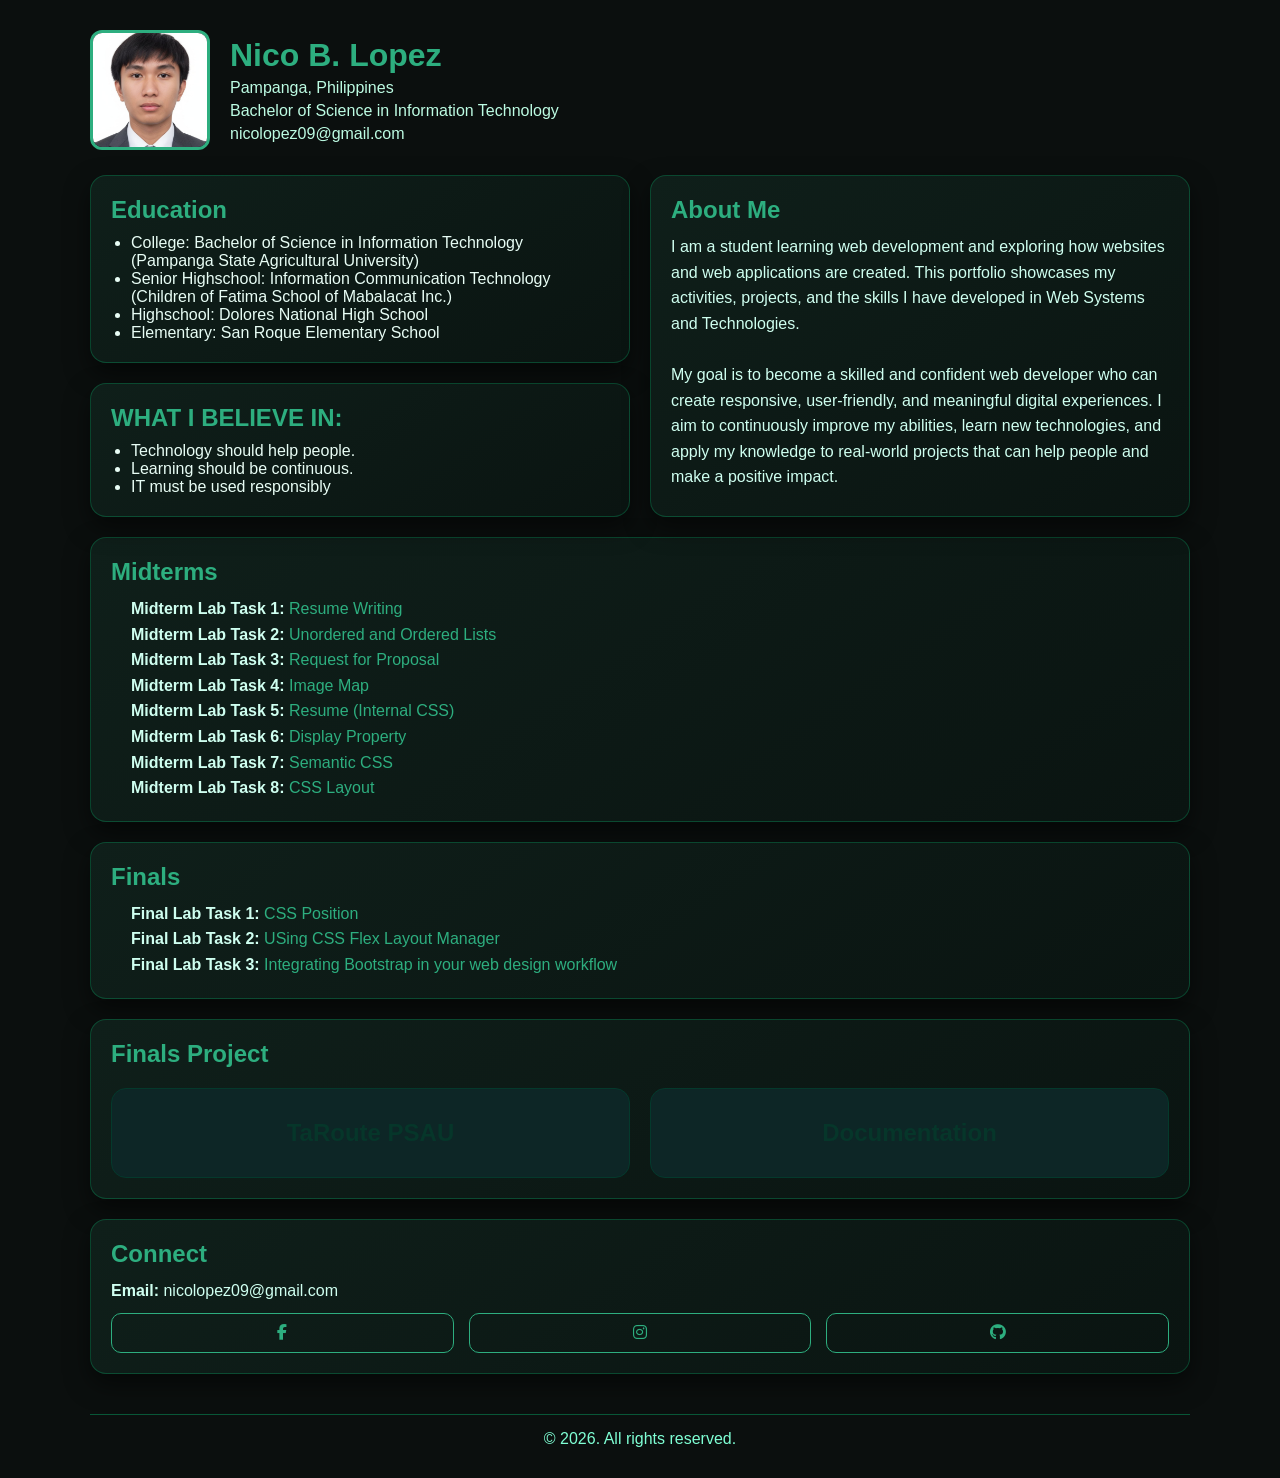
<file: index.html>
<!DOCTYPE html>
<html lang="en">
<head>
<meta charset="UTF-8">
<meta name="viewport" content="width=device-width, initial-scale=1.0">
<title>WS101-PORTFOLIO</title>
<link rel="stylesheet" href="https://cdnjs.cloudflare.com/ajax/libs/font-awesome/6.5.0/css/all.min.css">

<style>
:root {
  --accent: #2dae7f;
  --accent-hover: #18907a;
}

*{
  margin: 0;
  padding: 0;
  box-sizing: border-box;
  font-family: Arial, sans-serif;
}

body{
  background: #0b0f0e;
  color: #e8fdf5;
  padding: 30px;
}

.container{
  max-width: 1100px;
  margin: auto;
}

a{
  color: var(--accent);
  text-decoration: none;
}

a:visited{
  color: var(--accent);
}

a:hover{
  color: var(--accent-hover);
}


.profile{
  display: flex;
  gap: 20px;
  align-items: center;
  margin-bottom: 25px;
}

.profile img{
  width: 120px;
  height: 120px;
  border-radius: 12px;
  object-fit: cover;
  border: 3px solid var(--accent);
  transition: 0.3s;
}

.profile img:hover{
  transform: scale(1.05);
}

.profile-info h1{
  color: var(--accent);
}

.profile-info p{
  color: #bdfce3;
  margin-top: 5px;
}

.grid{
  display: grid;
  grid-template-columns: 1fr 1fr;
  gap: 20px;
}


.card{
  background: linear-gradient(145deg, #0f1f1a, #0a1411);
  border-radius: 16px;
  padding: 20px;
  border: 1px solid rgba(0,255,150,0.2);
  box-shadow: 0 10px 25px rgba(0,0,0,0.5);
  transition: 0.3s ease;
}

.card:hover{
  transform: translateY(-5px) scale(1.01);
  box-shadow: 0 0 20px rgba(4, 42, 26, 0.066);
}

.card h2{
  color: var(--accent);
  margin-bottom: 10px;
}

.card ul{
  margin-left: 20px;
  margin-top: 10px;
}

.card p{
  line-height: 1.6;
  color: #cffff0;
}

.full{
  margin-top: 20px;
}


.project-container{
  display: flex;
  gap: 20px;
  flex-wrap: wrap;
  margin-top: 20px;
}

.project-item{
  flex: 1;
  min-width: 250px;
  background: #0d2626;
  border: 1px solid #04392c;
  border-radius: 15px;
  padding: 30px;
  text-align: center;
  text-decoration: none;
  color: #06362a;
  font-size: 24px;
  font-weight: bold;
  transition: 0.3s;
}

.project-item:hover{
  transform: translateY(-5px);
  box-shadow: 0 0 12px #014937;
  color: rgb(3, 104, 72);
  background: #122828;
}


.socials{
  display: flex;
  gap: 15px;
  margin-top: 10px;
}

.social-box{
  flex: 1;
  text-align: center;
  padding: 10px;
  border-radius: 10px;
  border: 1px solid var(--accent);
  transition: 0.3s;
  cursor: pointer;
}

.social-box i{
  color: var(--accent);
}

.social-box:hover{
  background: rgb(66, 93, 66);
  transform: scale(1.05);
}


.footer{
  margin-top: 40px;
  text-align: center;
  padding-top: 15px;
  border-top: 1px solid rgba(0,255,150,0.3);
  color: #7fffd4;
}


@media(max-width: 900px){
  .grid{
    grid-template-columns: 1fr;
  }
}

@media(max-width: 600px){
  .profile{
    flex-direction: column;
    text-align: center;
  }
}

</style>
</head>

<body>
<div class="container">
<div class="profile">
  <img src="Lopez.jpg" alt="profile">
  <div class="profile-info">
    <h1>Nico B. Lopez</h1>
    <p>Pampanga, Philippines</p>
    <p>Bachelor of Science in Information Technology</p>
    <p>nicolopez09@gmail.com</p>
  </div>
</div>


<div class="grid">

  
  <div>

    <div class="card">
      <h2>Education</h2>
      <ul>
        <li>College: Bachelor of Science in Information Technology (Pampanga State Agricultural University)</li>
        <li>Senior Highschool: Information Communication Technology
           (Children of Fatima School of Mabalacat Inc.)</li>
        <li>Highschool: Dolores National High School</li>
        <li>Elementary: San Roque Elementary School</li>
      </ul>
    </div>

    <div class="card full">
      <h2>WHAT I BELIEVE IN:</h2>
      <ul>
        <li>Technology should help people.</li>
        <li>Learning should be continuous.</li>
        <li>IT must be used responsibly</li>
      </ul>
    </div>

  </div>


  <div class="card">
    <h2>About Me</h2>
    <p>
  I am a student learning web development and exploring how websites and web applications are created. This portfolio showcases my activities, projects, and the skills I have developed in Web Systems and Technologies.
<br>
<br>
My goal is to become a skilled and confident web developer who can create responsive, user-friendly, and meaningful digital experiences. I aim to continuously improve my abilities, learn new technologies, and apply my knowledge to real-world projects that can help people and make a positive impact.


    </p>
  </div>

</div>

<div class="card full">
  <h2>Midterms</h2>
  <ul>
    <p><b>Midterm Lab Task 1:</b> <a href ="task1.html" target="_black" style="text-decoration: none;">
        Resume Writing
      </a></p>
    <p><b>Midterm Lab Task 2:</b> <a href ="task2.html" target="_black" style="text-decoration: none;">
        Unordered and Ordered Lists
      </a></p>
    <p><b>Midterm Lab Task 3:</b> <a href ="task3.html" target="_black" style="text-decoration: none;">
        Request for Proposal
      </a></p>
    <p><b>Midterm Lab Task 4:</b> <a href ="task4.html" target="_black" style="text-decoration: none;">
        Image Map
      </a></p>
    <p><b>Midterm Lab Task 5:</b> <a href ="task5.html" target="_black" style="text-decoration: none;">
        Resume (Internal CSS)
      </a></p>
    <p><b>Midterm Lab Task 6:</b> <a href ="task6.html" target="_black" style="text-decoration: none;">
        Display Property
      </a></p>
    <p><b>Midterm Lab Task 7:</b> <a href ="task7.html" target="_black" style="text-decoration: none;">
        Semantic CSS
      </a></p>
    <p><b>Midterm Lab Task 8:</b> <a href ="task8.html" target="_black" style="text-decoration: none;">
        CSS Layout
      </a></p>
    
  </ul>
</div>

<div class="card full">
  <h2>Finals</h2>
  <ul>
     <p><b>Final Lab Task 1:</b> <a href ="task9.html" target="_black" style="text-decoration: none;">
        CSS Position
      </a></p>
     <p><b>Final Lab Task 2:</b> <a href ="task10.html" target="_black" style="text-decoration: none;">
        USing CSS Flex Layout Manager
      </a></p>
    <p><b>Final Lab Task 3:</b> <a href ="task11.html" target="_black" style="text-decoration: none;">
        Integrating Bootstrap in your web design workflow
      </a></p>
    
  </ul>
</div>

 <div class="card full">

    <h2>Finals Project</h2>

    <div class="project-container">

      <a href="https://leeshawn-gomez.github.io/TaRoute-PSAU/?fbclid=IwY2xjawRy165leHRuA2FlbQIxMQBicmlkETFJQnl0TnhkbjQ4bFFvak9Bc3J0YwZhcHBfaWQBMAABHnoDL04-05XUpofPGxMtCBFmVFREirsJIA1ge4wR8biQehZBZZjADafaKZ-n_aem_1m4EcCRLHulb1TBF-C1XsQ" class="project-item">
        TaRoute PSAU
      </a>

      <a href="https://drive.google.com/drive/folders/1GEQTHyZHw0LUUiT_rVoWNuadW_At_kc7?fbclid=IwY2xjawRy0ktleHRuA2FlbQIxMQBicmlkETFJQnl0TnhkbjQ4bFFvak9Bc3J0YwZhcHBfaWQBMAABHkeSG0X6Wd_hPKaZ4qaDvQsBfJs74tHJnsiomPjx0ubUH1JEcMLjIbldZYqi_aem_wHy5cFjEGDCHlyaT0ownEA" class="project-item">
        Documentation
      </a>

    </div>

  </div>

<div class="card full">
  <h2>Connect</h2>
  <p><strong>Email:</strong> nicolopez09@gmail.com</p>

  <div class="socials">
    <a href="https://www.facebook.com/share/1ML67dNYr5/" class="social-box"><i class="fab fa-facebook-f"></i></a>
    <a href="https://www.instagram.com/wizz_nixs?igsh=MWJlOXFyY2kxajZ1eQ==" class="social-box"><i class="fab fa-instagram"></i></a>
    <a href="https://github.com/NicoLopez0702" class="social-box"><i class="fab fa-github"></i></a>
  </div>
</div>

<div class="footer">
  <p>© 2026. All rights reserved.</p>
</div>

</div>

</body>
</html>
</file>
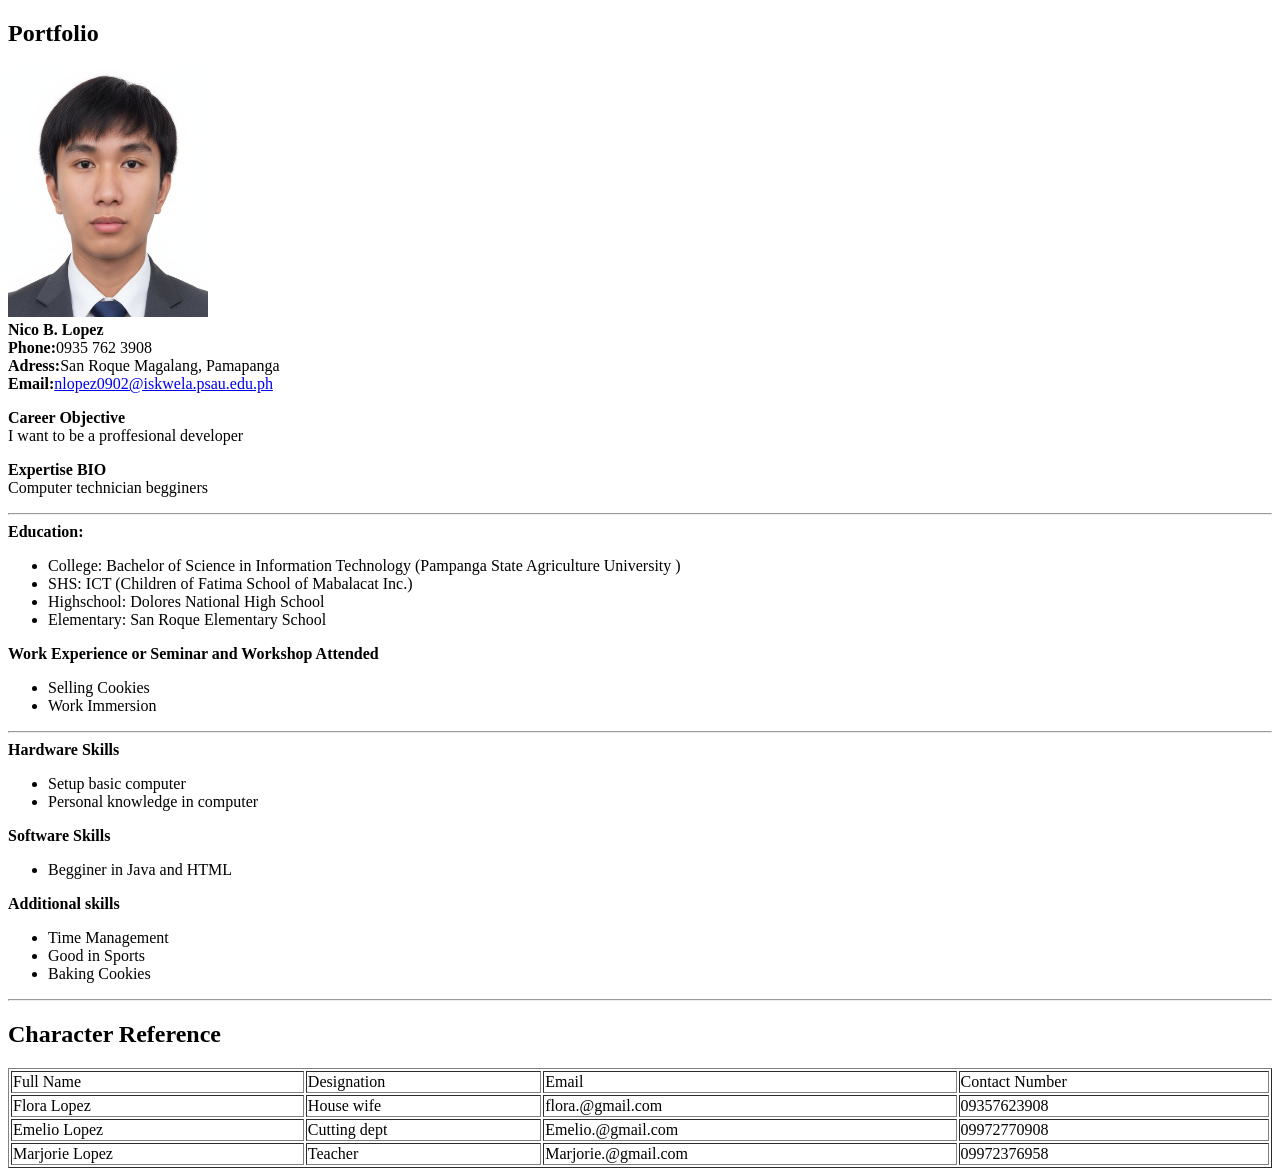
<file: task1.html>
<!DOCTYPE html>
<html lang="en">
<head>
    <meta charset="UTF-8">
    <meta name="viewport" content="width=, initial-scale=1.0">
    <title>Midterm Lab Task 1</title>
</head>
<body>
    <h2>Portfolio</h2>
    <p>  <img src="Lopez.jpg" alt="Nico Lopez B." width="200" height="250">
    <br><b>Nico B. Lopez</b>
    <br><b>Phone:</b>0935 762 3908
    <br><b>Adress:</b>San Roque Magalang, Pamapanga
    <br><b>Email:</b><a href="nlopez0902@iskwela.psau.edu.ph">nlopez0902@iskwela.psau.edu.ph</a>
</br>
    </p>
    
    <b>Career Objective</b></b> <br>I want to be a proffesional developer </p>
<b>Expertise BIO</b> <br>Computer technician begginers</br>
    <p>
       
    </p>

    <hr>
    <b>Education:</b>
    <ul>
        <li>College: Bachelor of Science in Information Technology (Pampanga State Agriculture University )</li>
        <li>SHS: ICT (Children of Fatima School of Mabalacat Inc.)</li>
        <li>Highschool: Dolores National High School</li>
        <li>Elementary: San Roque Elementary School</li>
    </ul>
<b> Work Experience or Seminar and Workshop Attended </b>
<ul>
    <li>Selling Cookies</li> 
    <li>Work Immersion</li>
    </ul>

    <hr>
<b>Hardware Skills</b>
<ul>
<li>Setup basic computer</li>
<li>Personal knowledge in computer</li>
    </ul>
<b>Software Skills</b>
<ul>
    <li>Begginer in Java and HTML</li>
</ul>
<b>Additional skills</b>
<ul>
    <li>Time Management</li> 
    <li>Good in Sports</li>
    <li>Baking Cookies</li>
</ul>
<hr>
<h2>Character Reference</h2>
<table border="1px" width="100%"
    <tr>
        <td>Full Name</td> 
        <td>Designation</td>
        <td>Email</td> 
        <td>Contact Number</td>
    </tr>
    <tr>
        <td>Flora Lopez</td>
        <td>House wife</td>
        <td>flora.@gmail.com</td>
        <td>09357623908</td>
    </tr>
    <tr>
        <td>Emelio Lopez</td>
        <td>Cutting dept</td>
        <td>Emelio.@gmail.com</td>
        <td>09972770908</td>
    </tr>
    <tr>
        <td>Marjorie Lopez</td>
        <td>Teacher</td>
        <td>Marjorie.@gmail.com</td> 
        <td>09972376958</td>
    </tr>


</body>
</html>
</file>
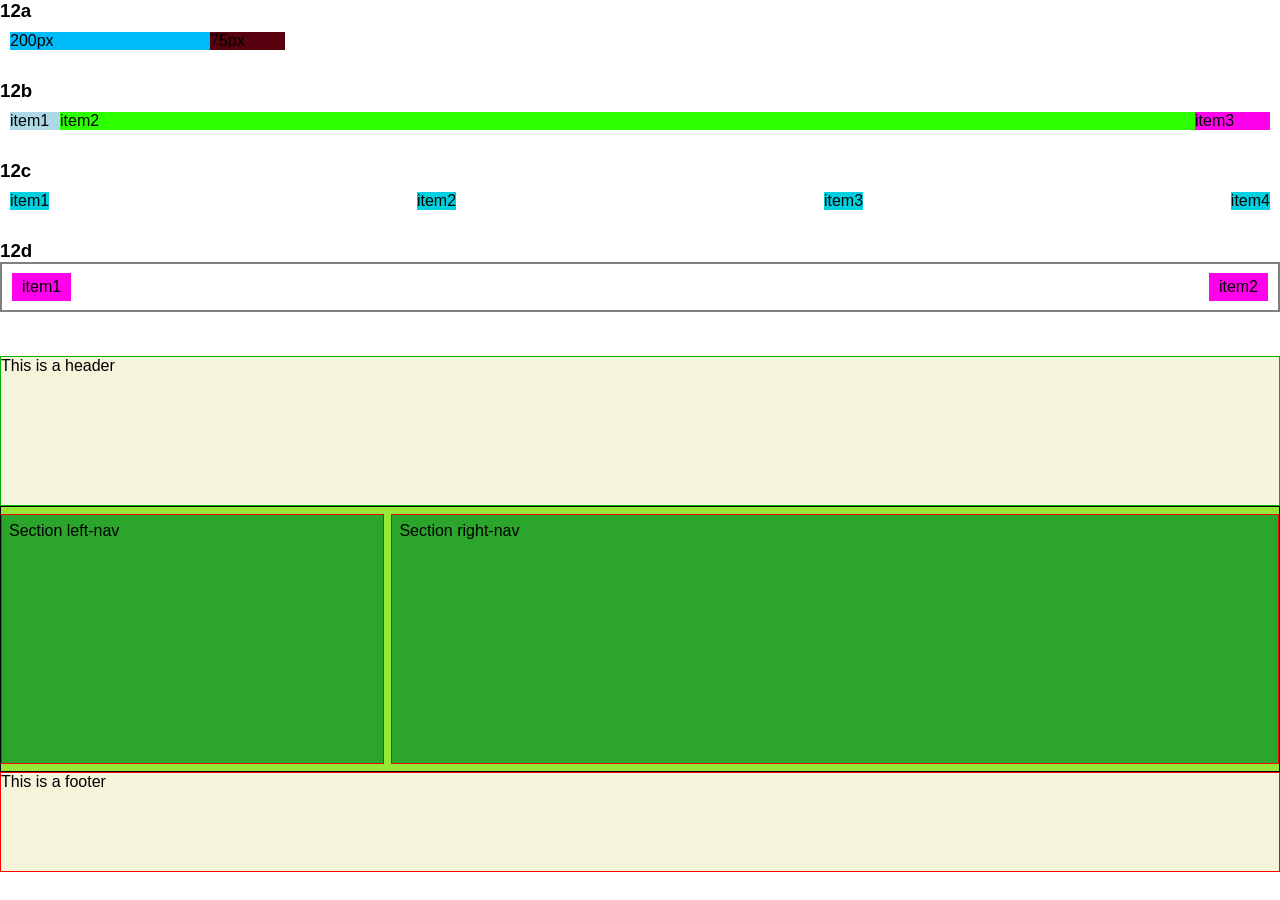
<file: task10.html>
<!DOCTYPE html>
<html>
<head>
<title>FINAL LAB-TASK 2</title>
<style>

body{font-family:Arial}
*{box-sizing:border-box;margin:0;padding:0}

.flexy-weird-box{display:flex}
.redThingPaddingStuff{background:green;padding:5px 10px}
.spacing-container-ish{padding:10px;margin-bottom:20px}

.headerThingTopArea{width:100%;height:150px;background:beige;border:1px solid rgb(3, 173, 3)}
.wrap-it-all-flexy{display:flex;gap:7px;flex-wrap:wrap}
.greenMain-ishArea{border:1px solid rgb(0, 0, 0);background:#95e936;padding:7px 0}
.footerBottomThing{background:beige;height:100px;border:1px solid red;width:100%}

.flexy-weird-box div:first-child{background:rgb(0, 187, 250);width:200px}
.flexy-weird-box div:last-child{width:75px;background:rgb(87, 0, 14)}

.flexy-weird-box{display:flex}

.mixRowSomethingHere{display:flex}
.mixRowSomethingHere div:last-child{background:rgb(255, 0, 234);width:75px}
.mixRowSomethingHere div:nth-child(2){background:rgb(43, 255, 0);flex:1}
.mixRowSomethingHere div:first-child{width:50px;background:lightblue}

.mixRowSomethingHere div{min-height:10px}

.spaceBetweenMagicRow{display:flex;justify-content:space-between}
.spaceBetweenMagicRow div{background:rgb(0, 209, 224)}

.centerAlignFlexStuff{display:flex;align-items:center;height:50px;justify-content:space-between;border:2px solid gray}
.centerAlignFlexStuff div{padding:5px 10px;background:rgb(255, 0, 234)}

.leftSideBar-ishThing{height:250px;background:rgb(43,165,43);padding:7px;border:1px solid red;width:30%}
.rightSideBar-ishThingy{height:250px;background:rgb(43,165,43);padding:7px;border:1px solid red;flex:1}

.leftSideBar-ishThing{width:30%}
.rightSideBar-ishThingy{flex:1}

hr{visibility:hidden}

@media (max-width:800px){
.leftSideBar-ishThing,.rightSideBar-ishThingy{width:100%}
}

@media (max-width:800px){
.leftSideBar-ishThing{width:100%}
}

@media (max-width:400px){
.wrap-it-all-flexy{flex-direction:column}
.leftSideBar-ishThing,.rightSideBar-ishThingy{height:100px}
}

@media (max-width:400px){
.rightSideBar-ishThingy{height:100px}
}

</style>
</head>
<body>

<h3>12a</h3>
<div class="spacing-container-ish flexy-weird-box">
<div>200px</div>
<div>75px</div>
</div>

<h3>12b</h3>
<div class="spacing-container-ish mixRowSomethingHere">
<div>item1</div>
<div>item2</div>
<div>item3</div>
</div>

<h3>12c</h3>
<div class="spacing-container-ish spaceBetweenMagicRow">
<div>item1</div>
<div>item2</div>
<div>item3</div>
<div>item4</div>
</div>

<h3>12d</h3>
<div class="spacing-container-ish centerAlignFlexStuff">
<div class="redThingPaddingStuff">item1</div>
<div class="redThingPaddingStuff">item2</div>
</div>

<hr><hr><hr><hr><hr><hr><hr><hr><hr><hr><hr><hr>

<div class="headerThingTopArea">This is a header</div>

<div class="greenMain-ishArea">
<div class="wrap-it-all-flexy">
<div class="leftSideBar-ishThing">Section left-nav</div>
<div class="rightSideBar-ishThingy">Section right-nav</div>
</div>
</div>

<div class="footerBottomThing">This is a footer</div>

</body>
</html>
</file>
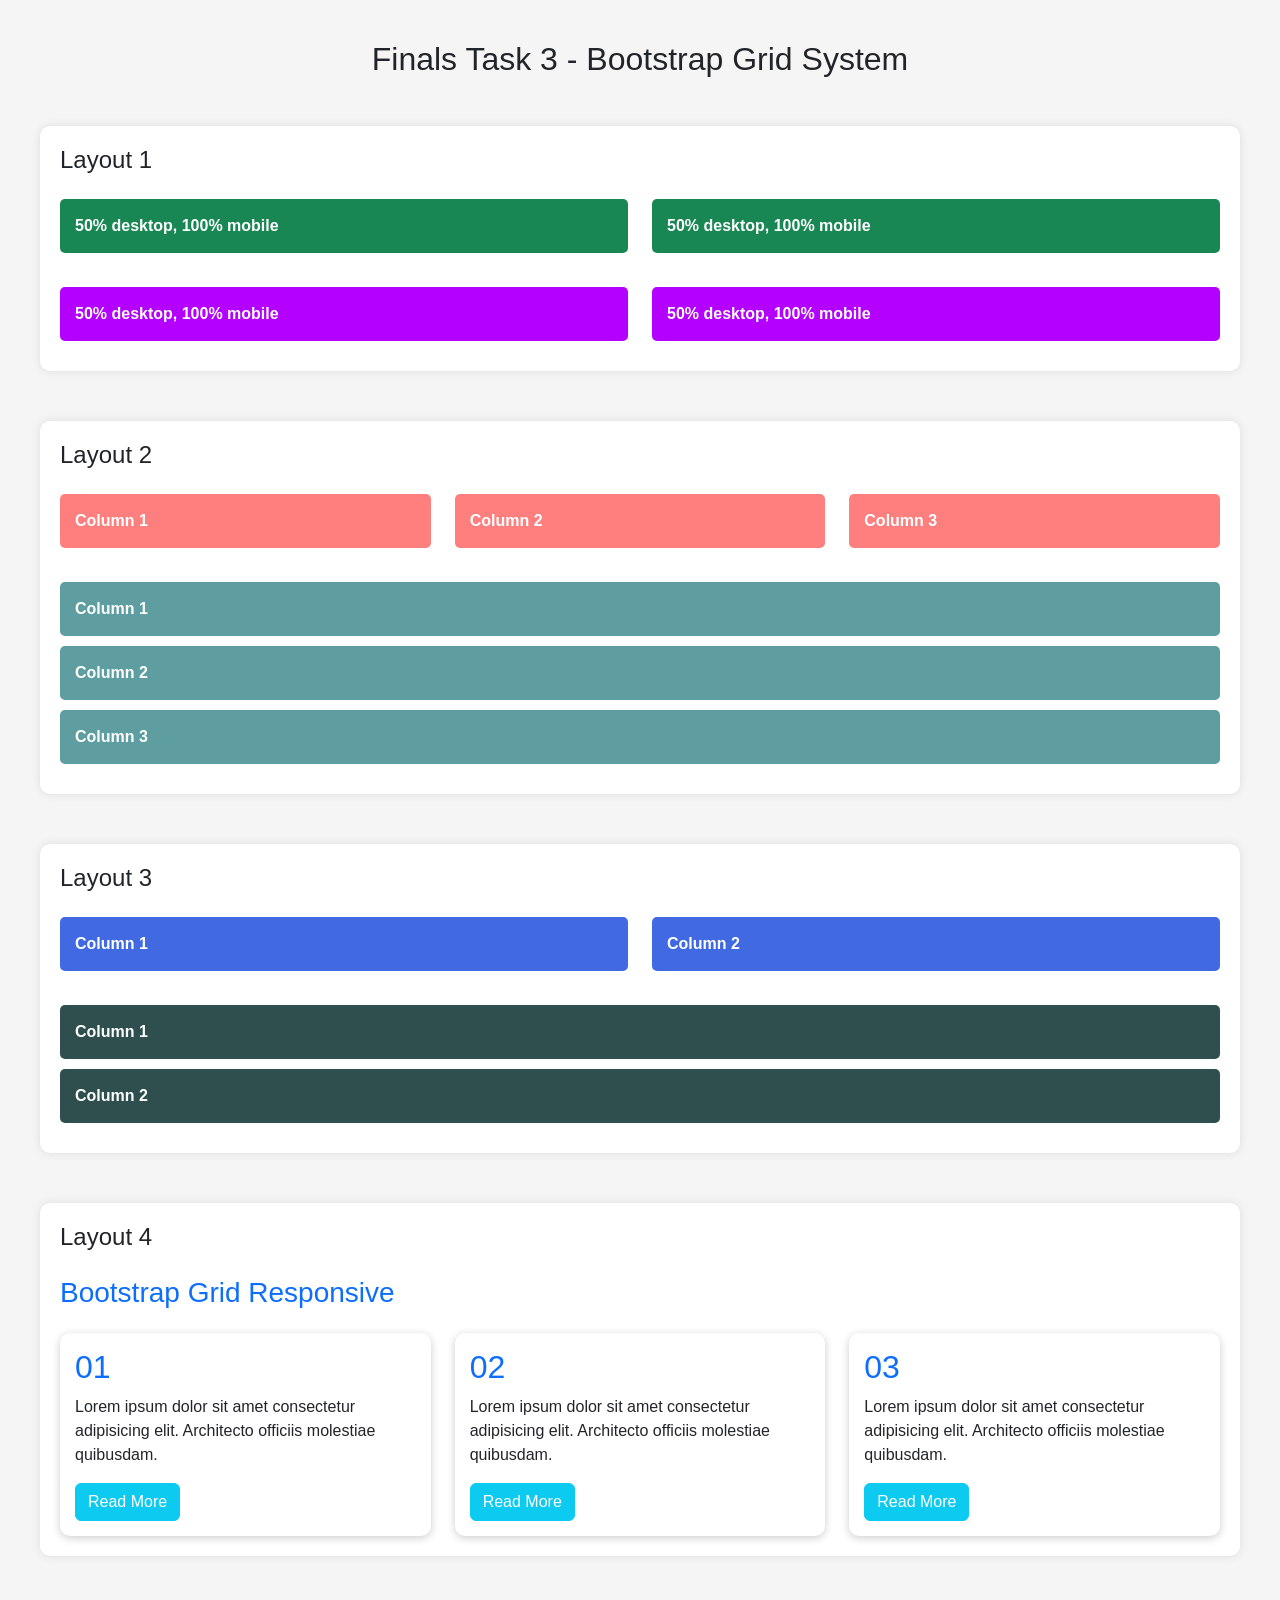
<file: task11.html>
<!DOCTYPE html>
<html lang="en">
<head>
  <meta charset="UTF-8" />
  <meta name="viewport" content="width=device-width, initial-scale=1.0"/>

  <title>Final LAB-TASK 3</title>

  <link
    href="https://cdn.jsdelivr.net/npm/bootstrap@5.3.3/dist/css/bootstrap.min.css"
    rel="stylesheet"
  />

  <style>
    body{
      background:#f5f5f5;
      padding:40px;
      font-family:Arial, sans-serif;
    }

    .box{
      color:white;
      padding:15px;
      margin-bottom:10px;
      font-weight:bold;
      border-radius:5px;
    }

    .green{ background:#198754; }
    .purple{ background:#b300ff; }
    .orange{ background:#ff7f7f; }
    .blue{ background:#4169e1; }
    .teal{ background:#5f9ea0; }
    .dark{ background:#2f4f4f; }

    .layout{
      background:white;
      padding:20px;
      margin-bottom:50px;
      border-radius:10px;
      box-shadow:0 0 10px rgba(0,0,0,0.1);
    }

    .card-custom{
      border:none;
      border-radius:10px;
      box-shadow:0 2px 8px rgba(0,0,0,0.2);
      padding:15px;
      height:100%;
    }
  </style>
</head>

<body>

  <h2 class="text-center mb-5">
    Finals Task 3 - Bootstrap Grid System
  </h2>

  <!-- ================= LAYOUT 1 ================= -->
  <div class="layout">
    <h4 class="mb-4">Layout 1</h4>

    <!-- 50% desktop / 100% mobile -->
    <div class="row">
      <div class="col-md-6 col-12">
        <div class="box green">50% desktop, 100% mobile</div>
      </div>

      <div class="col-md-6 col-12">
        <div class="box green">50% desktop, 100% mobile</div>
      </div>
    </div>

    <br>

    <!-- Purple -->
    <div class="row">
      <div class="col-md-6 col-12">
        <div class="box purple">50% desktop, 100% mobile</div>
      </div>

      <div class="col-md-6 col-12">
        <div class="box purple">50% desktop, 100% mobile</div>
      </div>
    </div>
  </div>

  <!-- ================= LAYOUT 2 ================= -->
  <div class="layout">
    <h4 class="mb-4">Layout 2</h4>

    <!-- Desktop -->
    <div class="row">
      <div class="col-md-4">
        <div class="box orange">Column 1</div>
      </div>

      <div class="col-md-4">
        <div class="box orange">Column 2</div>
      </div>

      <div class="col-md-4">
        <div class="box orange">Column 3</div>
      </div>
    </div>

    <br>

    <!-- Mobile -->
    <div class="row">
      <div class="col-12">
        <div class="box teal">Column 1</div>
      </div>

      <div class="col-12">
        <div class="box teal">Column 2</div>
      </div>

      <div class="col-12">
        <div class="box teal">Column 3</div>
      </div>
    </div>
  </div>

  <!-- ================= LAYOUT 3 ================= -->
  <div class="layout">
    <h4 class="mb-4">Layout 3</h4>

    <!-- Desktop -->
    <div class="row">
      <div class="col-md-6">
        <div class="box blue">Column 1</div>
      </div>

      <div class="col-md-6">
        <div class="box blue">Column 2</div>
      </div>
    </div>

    <br>

    <!-- Mobile -->
    <div class="row">
      <div class="col-12">
        <div class="box dark">Column 1</div>
      </div>

      <div class="col-12">
        <div class="box dark">Column 2</div>
      </div>
    </div>
  </div>

  <!-- ================= LAYOUT 4 ================= -->
  <div class="layout">
    <h4 class="mb-4">Layout 4</h4>

    <h3 class="text-primary mb-4">
      Bootstrap Grid Responsive
    </h3>

    <div class="row g-4">

      <!-- Card 1 -->
      <div class="col-lg-4 col-md-6 col-12">
        <div class="card-custom bg-white">
          <h2 class="text-primary">01</h2>

          <p>
            Lorem ipsum dolor sit amet consectetur
            adipisicing elit. Architecto officiis
            molestiae quibusdam.
          </p>

          <button class="btn btn-info text-white">
            Read More
          </button>
        </div>
      </div>

      <!-- Card 2 -->
      <div class="col-lg-4 col-md-6 col-12">
        <div class="card-custom bg-white">
          <h2 class="text-primary">02</h2>

          <p>
            Lorem ipsum dolor sit amet consectetur
            adipisicing elit. Architecto officiis
            molestiae quibusdam.
          </p>

          <button class="btn btn-info text-white">
            Read More
          </button>
        </div>
      </div>

      <!-- Card 3 -->
      <div class="col-lg-4 col-md-6 col-12">
        <div class="card-custom bg-white">
          <h2 class="text-primary">03</h2>

          <p>
            Lorem ipsum dolor sit amet consectetur
            adipisicing elit. Architecto officiis
            molestiae quibusdam.
          </p>

          <button class="btn btn-info text-white">
            Read More
          </button>
        </div>
      </div>

    </div>
  </div>

  <!-- Bootstrap JS -->
  <script src="https://cdn.jsdelivr.net/npm/bootstrap@5.3.3/dist/js/bootstrap.bundle.min.js"></script>

</body>
</html>
</file>
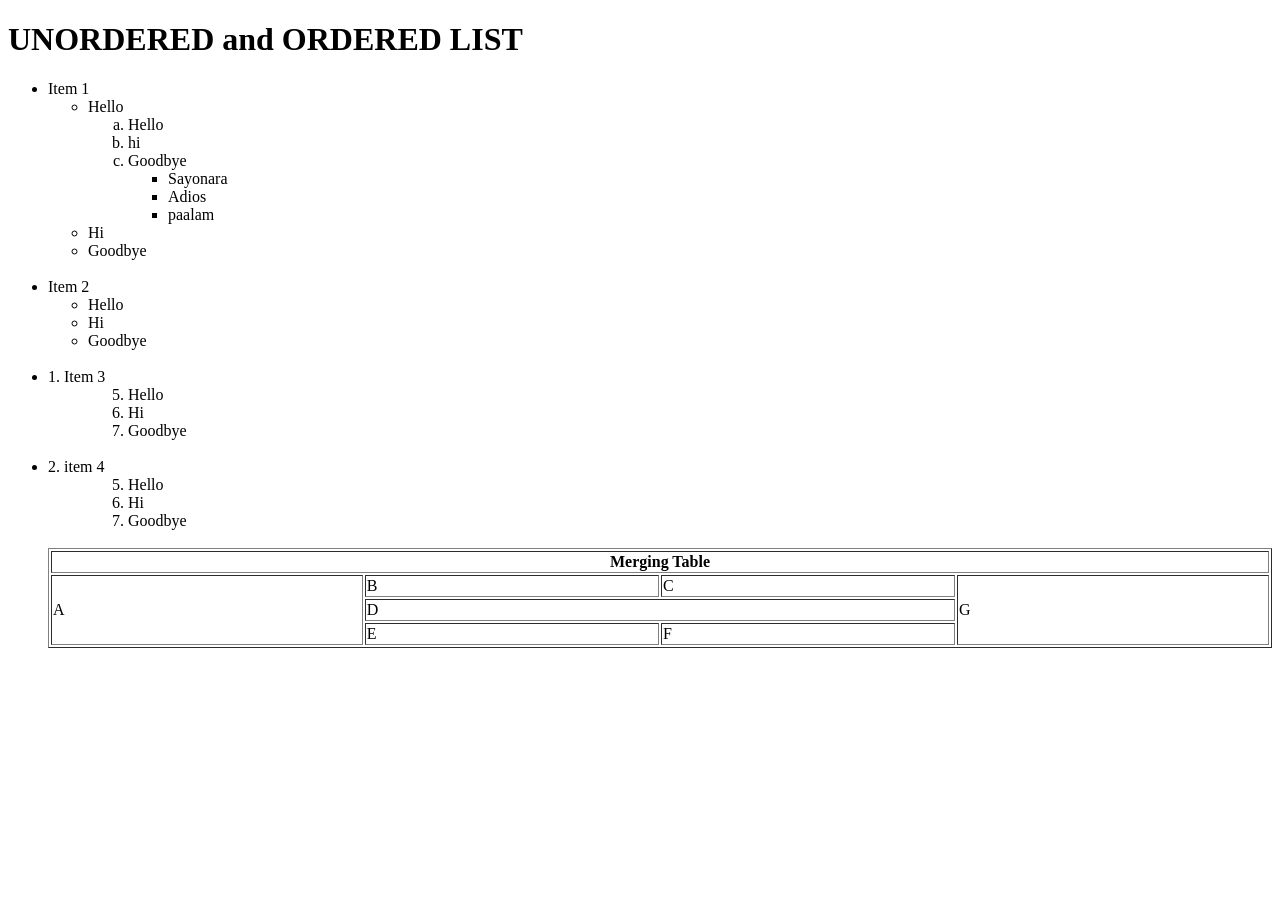
<file: task2.html>
<!DOCTYPE html>

<html>
<head>
  <meta http-equiv="CONTENT-TYPE" content="text/html; charset=UTF-8">
  <title>Midterm Lab Task 2</title>
</head>
<body>
  <h1>
    UNORDERED and ORDERED LIST
  </h1>
  <ul>
    <li>Item 1</li>
    <ul>
      <li>Hello</li>
      <ol  type=a>
      <li>Hello</li>
      <li>hi</li>
      <li>Goodbye</li> 
      
      <ul>
        <li>Sayonara</li>
        <li>Adios</li>
        <li>paalam</li>
      </ul>
    
  </ul>
      <ul>
        <li>Hi</li>
        <li>Goodbye</li>
      </ul>
      <br>
      <li> Item 2</li>  
      <ul>
      <li>Hello</li>
      <li>Hi</li>
        <li>Goodbye</li>
      </ul>
      <br>
      <li>1. Item 3</li>
      <ul>
        <ol type = "1" start="5">
        <li>Hello</li>
        <li>Hi</li>
        <li>Goodbye</li>
      </ul>
      <br>
        <li>2. item 4</li>
        <ul> 
             <ol type = "1" start="5">
            <li>Hello</li>  
            <li>Hi</li>
            <li>Goodbye</li>
        </ul>
  <br>
  <table border="1px" width="100%">
    <th colspan="4"> <b>Merging Table </b></th>
    <tr>
      <td rowspan="3">A</td>
      <td>B</td>
      <td>C</td>
      <td rowspan="3">G</td>
    </tr>   
    <tr>
      <td colspan="2">D</td>
    </tr>
    <tr>
      <td>E</td>
      <td>F</td>
    </tr>
  
          

</body>
</html>
</file>
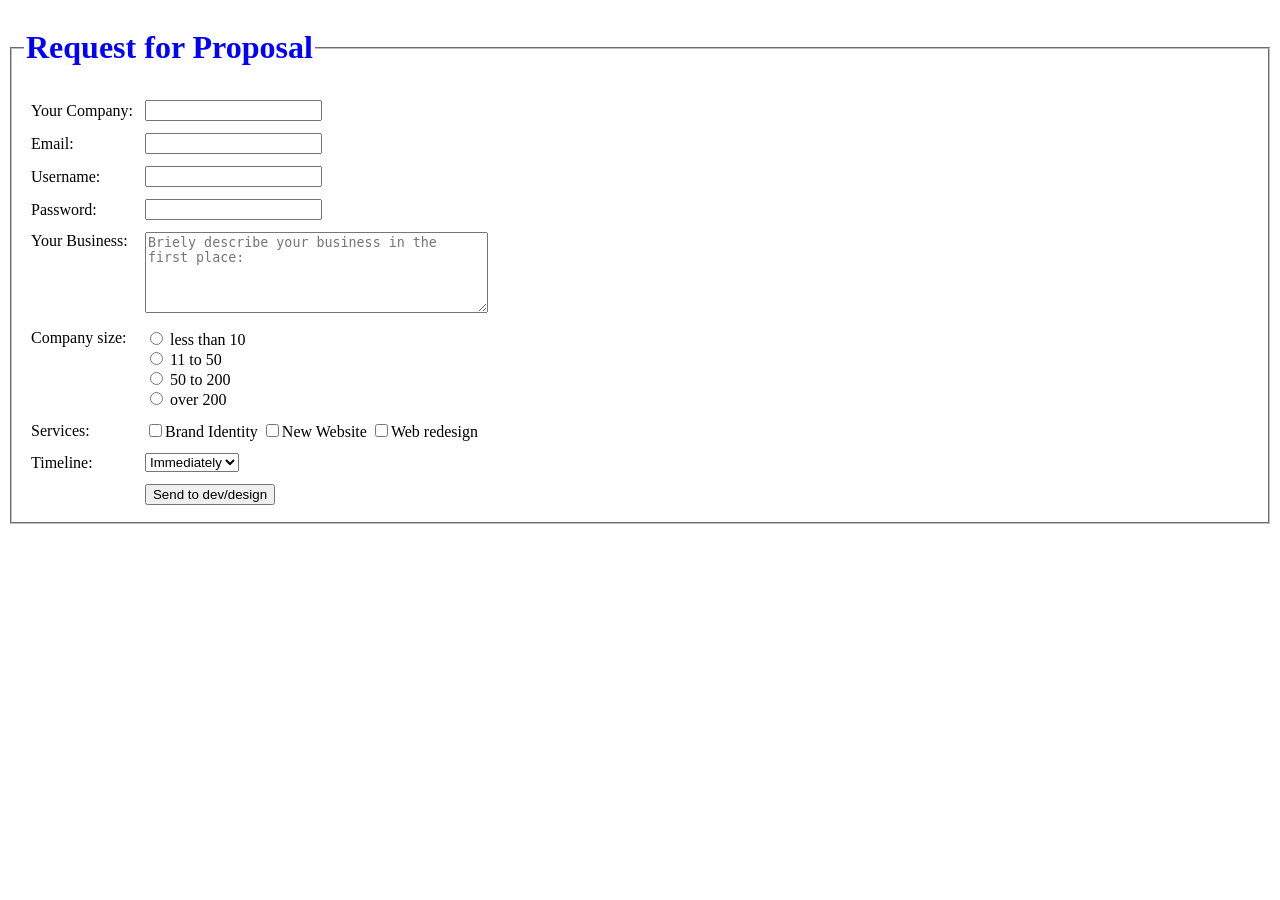
<file: task3.html>
<!DOCTYPE html>
<html lang="en">
<head>
    <meta charset="UTF-8">
    <meta name="viewport" content="width=device-width, initial-scale=1.0">
    <title>Midterm Lab Task 3</title>

<body>
    <fieldset>
        <legend><h1 style="color:blue"> Request for Proposal</h1></legend>
<form action="#" method="post">
    <table border="0" cellpadding="5">
        <tr>
            <td>Your Company:</td>
            <td><input type="text"
                name="company">
            </td>
        </tr>
        <tr>
            <td>Email:</td>
            <td><input type="email"
                name="username"></td>
        </tr>
        <tr>
            <td>Username:</td>
            <td><input type="text"
                name="Username">
            </td>
        </tr>
        <tr>
            <td>Password:</td>
            <td><input type="password"
                name="password"></td>
        </tr>

        <tr>
            <td valign="top"> Your Business:</td>
            <td>
            <textarea name="business_desc" rows="5" cols="40" placeholder="Briely describe your business in the first place:"></textarea>
            </td>
        </tr>

        <tr>
            <td valign="top">Company size:</td>
            <td>
                <input type="radio" name="size" value="10"> less than 10<br>
                <input type="radio" name="size" value="50"> 11 to 50<br>
                <input type="radio" name="size" value="200"> 50 to 200<br>
                <input type="radio" name="size" value="over200"> over 200 <br>
            </td>
        </tr>

        <tr>
            <td>Services:</td>
            <td>
                <input type="checkbox" name="service" value="brand">Brand Identity
                <input type="checkbox" name="service" value="brand">New Website
                <input type="checkbox" name="service" value="brand">Web redesign
            </td>
        </tr>
    
        <tr>
            <td>Timeline:</td>
            <td>
                <select name="Timeline">
                    <option value="immediately">Immediately</option>
                    <option value="1-2 weeks">1-2 weeks</option>
                    <option value="3-6 weeks">3-6 weeks</option>
                    <option value="7-2 months">7-2 months</option>

                </select>
            </td>
        </tr>

        <tr>
            <td></td>
            <td>
                <input type="submit" value="Send to dev/design">
            </td>
        </tr>
     </table>
     </fieldset>
  </form>
</body>
</head>
</html>
</file>
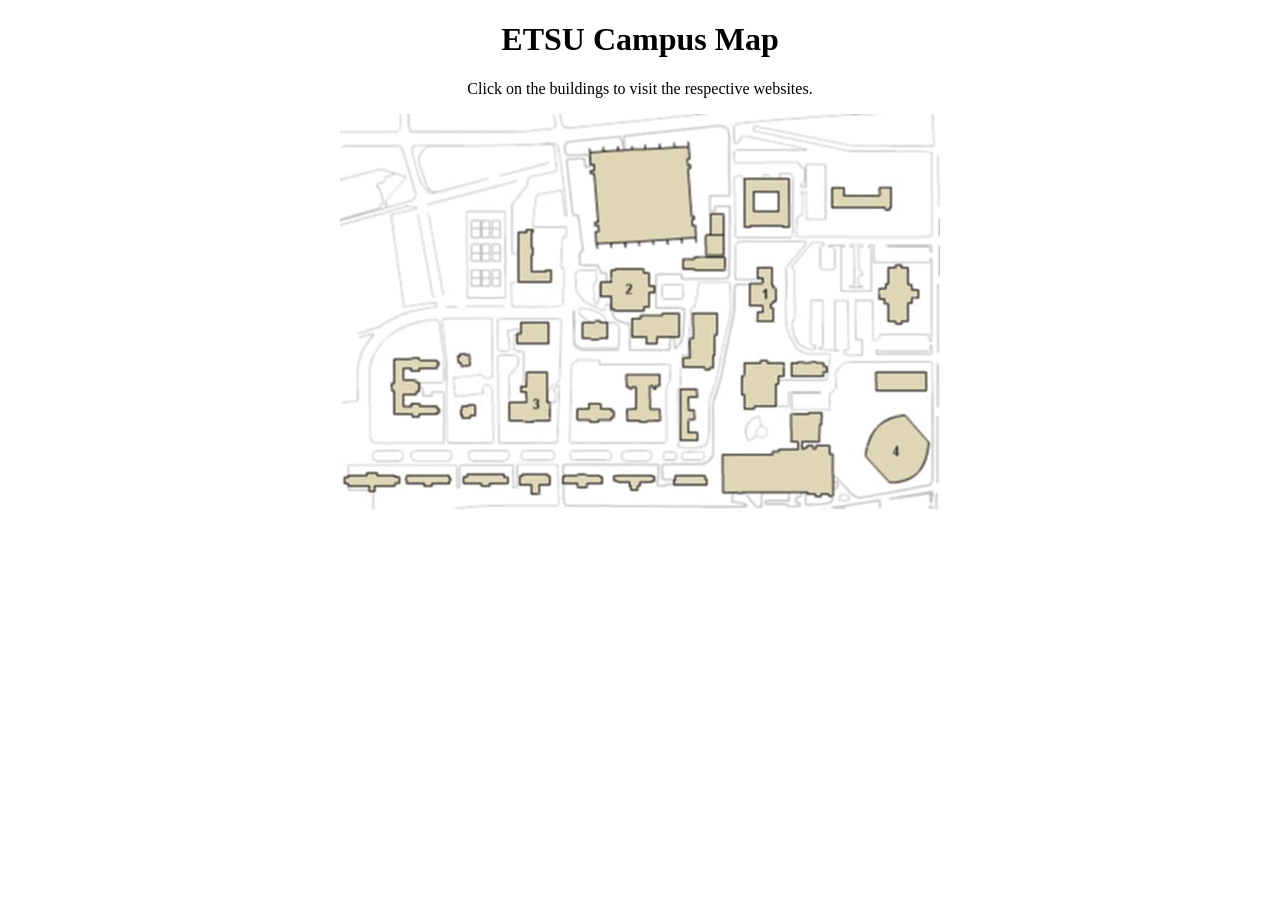
<file: task4.html>
<!DOCTYPE html>
<html lang="en">
<head>
    <meta charset="UTF-8">
    <meta name="viewport" content="width=device-width, initial-scale=1.0">
<title>Midterm Lab Task 4</title>
</html>
<body align="center">

    <h1>ETSU Campus Map</h1>
    <p>Click on the buildings to visit the respective websites.</p>

    <img src="map.jpg" usemap="#image-map" width="600px" height="396px">

    <map name="image-map">
        <area shape="poly" coords="418,164,418,155,431,156,418,164,433,175,433,157,416,164,435,175,410,192,411,174,409,172,436,177,435,206,411,193,411,172,411,196,413,189,413,187,412,187,411,184,436,208,420,206,409,172,410,175" alt="Click to go to Computer Science org" href="https://www.computerscience.org/">
        <area shape="poly" coords="277,155,305,155,275,166,277,155,311,173,312,159,274,195,258,173,277,157,323,161,276,163,274,197,308,196,314,157,275,196,276,157,310,174,316,161,267,163" alt="Click to go to College of Business and Technology Home Page" href="https://asingan.psu.edu.ph/college-of-technology-and-business/">
        <area shape="poly" coords="170,290,183,275,189,257,205,257,207,286,210,306,170,306,170,308" alt="Click to go to Department IC Technology Home Page" href="https://dict.gov.ph/">
        <area shape="poly" coords="565,301,590,327,542,305,594,326,580,359,526,342,531,319,553,302,539,310,564,296,551,370,526,342,555,350,580,360,548,370" alt="Click to go to Harper Library Home Page" href="https://www.harper-adams.ac.uk/study/902/the-library/">
    </map>
</body>
</html>
</file>
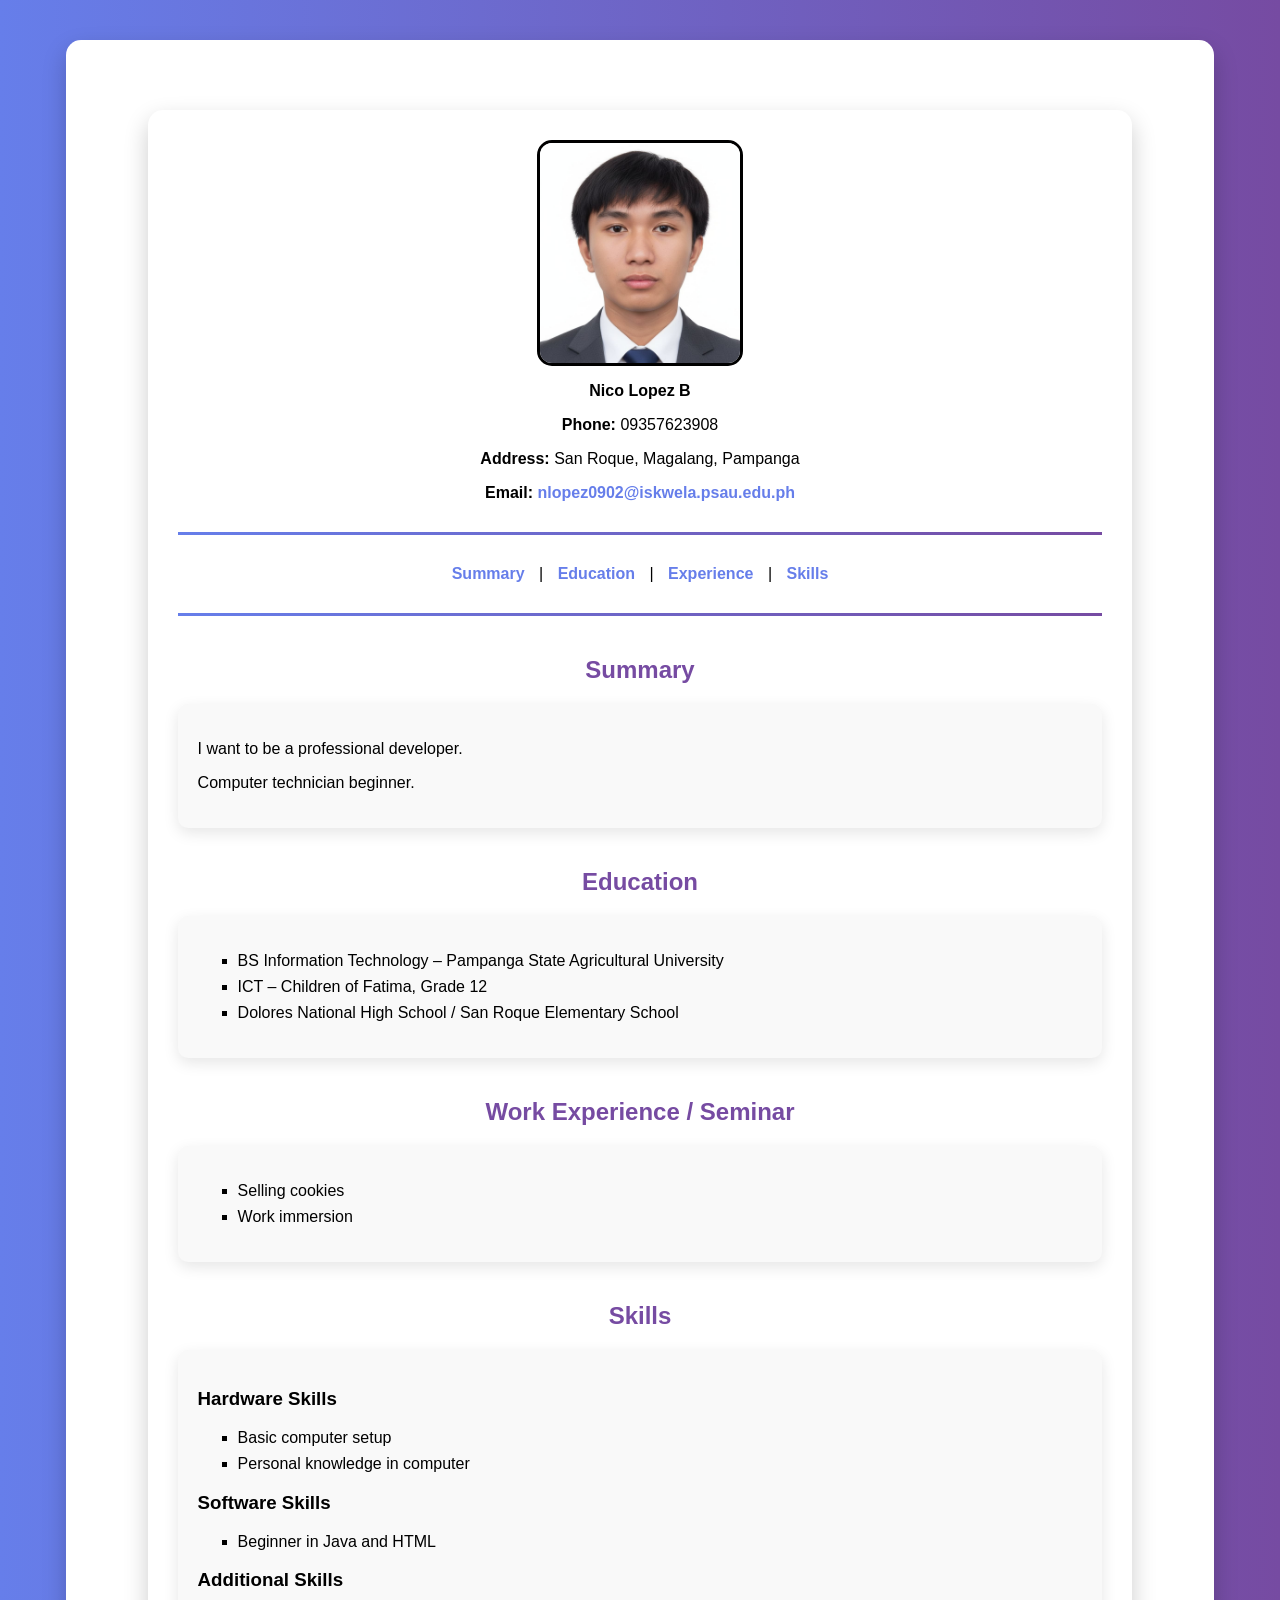
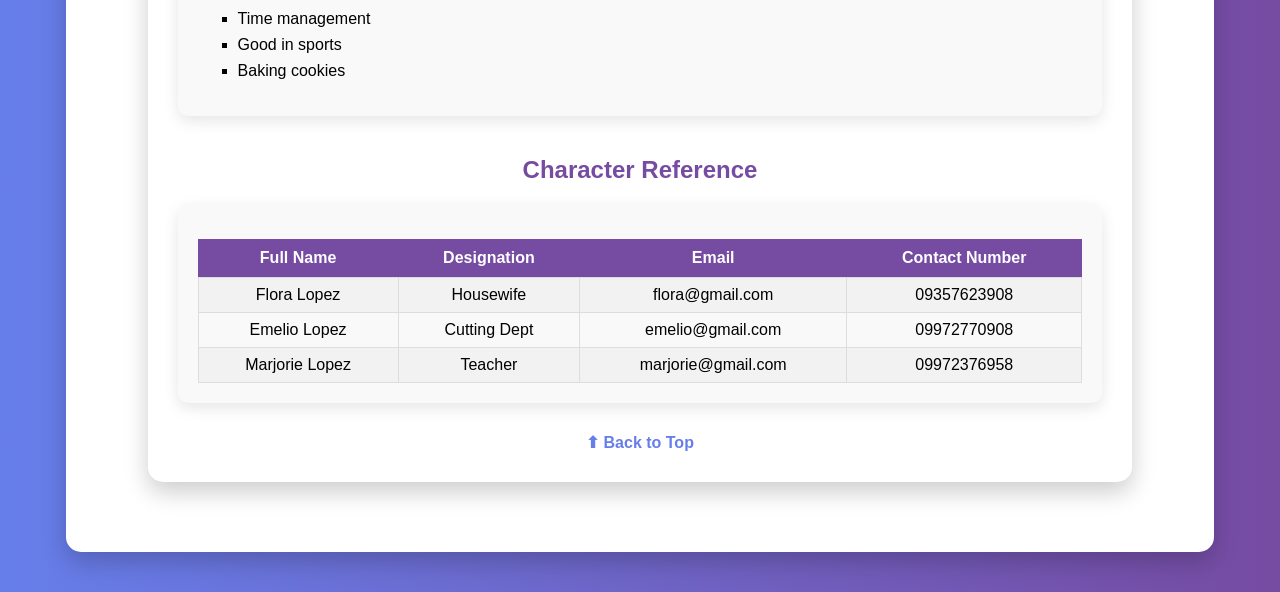
<file: task5.html>
<!DOCTYPE html>
<html lang="en">
<head>
    <meta charset="UTF-8">
    <title>Midterm Lab Task 5</title>

    <style>
        body {
            margin: 0;
            font-family: Arial, Helvetica, sans-serif;
            background: linear-gradient(to right, #667eea, #764ba2);
        }

        .container {
            width: 85%;
            margin: 40px auto;
            background: #ffffff;
            padding: 30px; 
            border-radius: 15px;
            box-shadow: 0 10px 25px rgba(0,0,0,0.2);
        }

        .section-title {
            text-align: center;
            color: #764ba2;
            margin-top: 40px;
        }

        #personal-info {
            text-align: center;
            line-height: 18px;
        }

        img {
            border-radius: 15px;
            border: 4px solid #764ba2;
        }

        hr {
            border: none;
            height: 3px;
            background: linear-gradient(to right, #667eea, #764ba2);
            margin: 30px 0;
        }

        ul {
            list-style-type: square;
        }

        li {
            margin: 8px 0;
        }

        .card {
            background: #f9f9f9;
            padding: 20px;
            border-radius: 10px;
            margin-top: 15px;
            box-shadow: 0 5px 15px rgba(0,0,0,0.1);
        }

        #reference-table {
            border-collapse: collapse;
            width: 100%;
            margin-top: 15px;
        }

        #reference-table th {
            background-color: #764ba2;
            color: white;
            padding: 10px;
        }

        #reference-table td {
            border: 1px solid #ddd;
            padding: 8px;
            text-align: center;
        }

        #reference-table tr:nth-child(even) {
            background-color: #f2f2f2;
        }

        a {
            text-decoration: none;
            font-weight: bold;
        }

        a:link { color: #667eea; }
        a:hover { color: #ff4081; }

        .nav {
            text-align: center;
            margin: 20px 0;
        }

        .nav a {
            margin: 0 10px;
        }

        .back-top {
            text-align: center;
            margin-top: 30px;
        }

    </style>
</head>

<body id="top">

<div class="container">


    <div class="container">

    
    <div class="header">
     
        <img src="Lopez.jpg" width="200" height="220"
         style="display:block; margin:auto; border:3px solid black; ">

    </div>

    <div id="personal-info">
        <p><b>Nico Lopez B</b></p>
        <p><b>Phone:</b> 09357623908</p>
        <p><b>Address:</b> San Roque, Magalang, Pampanga</p>
        <p><b>Email:</b>
            <a href="mailto:nlopez0902@iskwela.psau.edu.ph">
                nlopez0902@iskwela.psau.edu.ph
            </a>
        </p>
    </div>

    <hr>

    <div class="nav">
        <a href="#summary">Summary</a> |
        <a href="#education">Education</a> |
        <a href="#experience">Experience</a> |
        <a href="#skills">Skills</a>
    </div>

    <hr>

    <h2 id="summary" class="section-title">Summary</h2>
    <div class="card">
        <p>I want to be a professional developer.</p>
        <p>Computer technician beginner.</p>
    </div>

    <h2 id="education" class="section-title">Education</h2>
    <div class="card">
        <ul>
            <li>BS Information Technology – Pampanga State Agricultural University</li>
            <li>ICT – Children of Fatima, Grade 12</li>
            <li>Dolores National High School / San Roque Elementary School</li>
        </ul>
    </div>

    <h2 id="experience" class="section-title">Work Experience / Seminar</h2>
    <div class="card">
        <ul>
            <li>Selling cookies</li>
            <li>Work immersion</li>
        </ul>
    </div>

    <h2 id="skills" class="section-title">Skills</h2>
    <div class="card">
        <h3>Hardware Skills</h3>
        <ul>
            <li>Basic computer setup</li>
            <li>Personal knowledge in computer</li>
        </ul>

        <h3>Software Skills</h3>
        <ul>
            <li>Beginner in Java and HTML</li>
        </ul>

        <h3>Additional Skills</h3>
        <ul>
            <li>Time management</li>
            <li>Good in sports</li>
            <li>Baking cookies</li>
        </ul>
    </div>

    <h2 class="section-title">Character Reference</h2>
    <div class="card">
        <table id="reference-table">
            <tr>
                <th>Full Name</th>
                <th>Designation</th>
                <th>Email</th>
                <th>Contact Number</th>
            </tr>
            <tr>
                <td>Flora Lopez</td>
                <td>Housewife</td>
                <td>flora@gmail.com</td>
                <td>09357623908</td>
            </tr>
            <tr>
                <td>Emelio Lopez</td>
                <td>Cutting Dept</td>
                <td>emelio@gmail.com</td>
                <td>09972770908</td>
            </tr>
            <tr>
                <td>Marjorie Lopez</td>
                <td>Teacher</td>
                <td>marjorie@gmail.com</td>
                <td>09972376958</td>
            </tr>
        </table>
    </div>

    <div class="back-top">
        <a href="#top">⬆ Back to Top</a>
    </div>

</div>

</body>
</html>
</file>
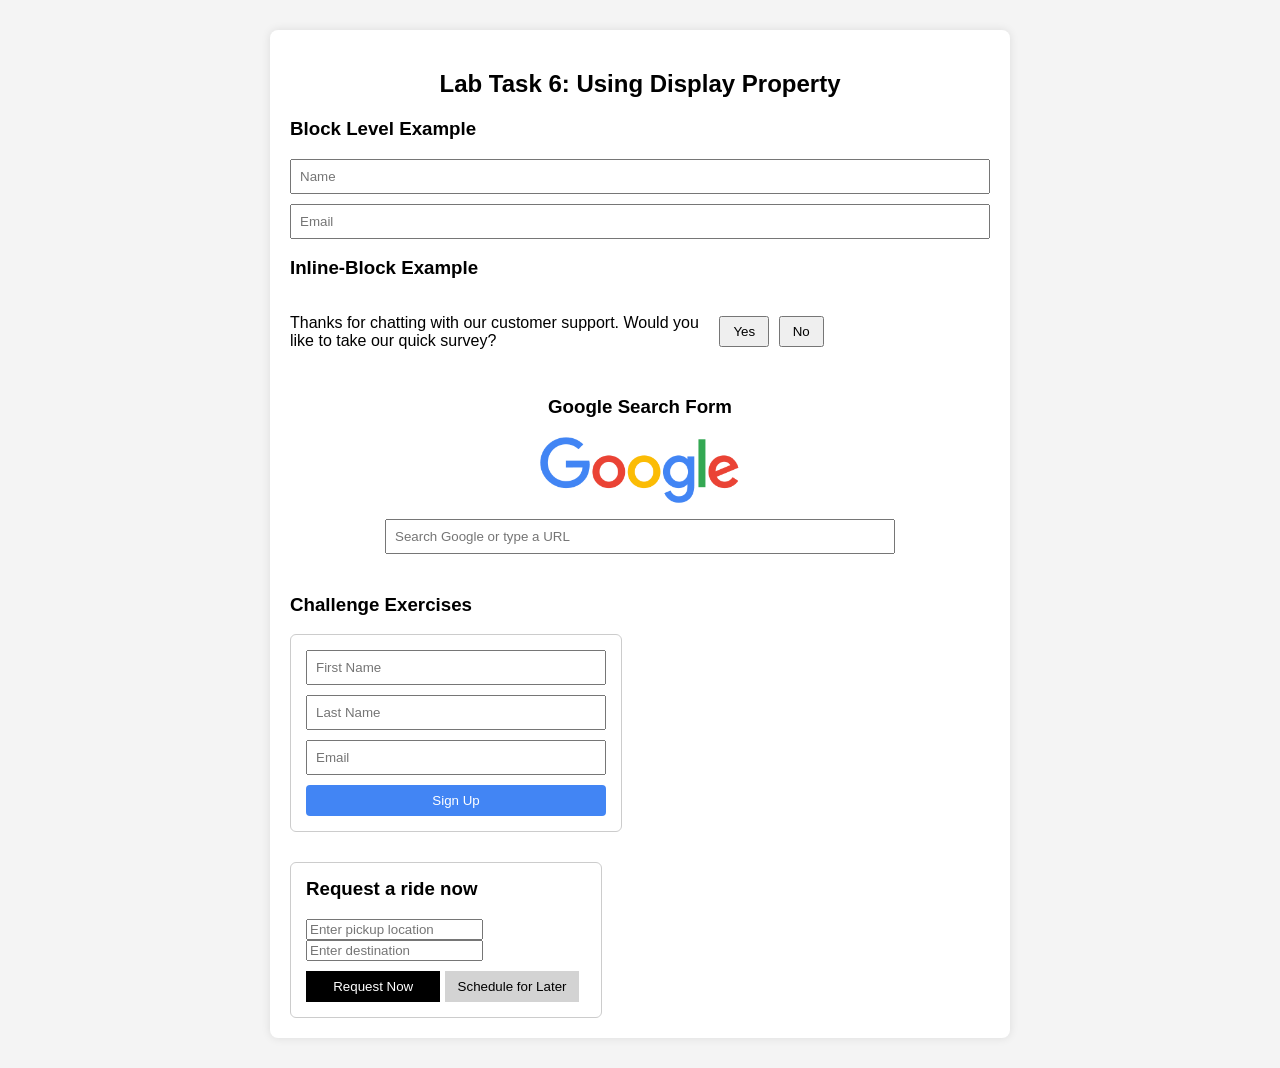
<file: task6.html>
<!DOCTYPE html>
<html lang="en">
<head>
    <meta charset="UTF-8">
    <title>Midterm Lab Task 6</title>

    <style>
        body {
            font-family: Arial, sans-serif;
            background-color: #f4f4f4;
        }

        .container {
            width: 700px;
            margin: 30px auto;
            padding: 20px;
            background-color: #ffffff;
            border-radius: 8px;
            box-shadow: 0 0 10px rgba(0,0,0,0.1);
        }

        h2 {
            text-align: center;
        }

        /* TEXT BOXES - BLOCK */
        .block-input {
            display: block;
            width: 680px;
            padding: 8px;
            margin-bottom: 10px;
        }

        /* PARAGRAPH + BUTTONS INLINE-BLOCK */
        .survey-text {
            display: inline-block;
            width: 60%;
            vertical-align: middle;
        }

        .survey-btn {
            display: inline-block;
            padding: 6px 12px;
            margin-left: 5px;
            vertical-align: middle;
        }

        /* GOOGLE SECTION */
        .google-section {
            margin-top: 30px;
            text-align: center;
        }

        .google-logo {
            width: 200px;
            margin-bottom: 10px;
        }

        .search-box {
            width: 70%;
            padding: 8px;
        }

        /* CHALLENGE SECTION */
        .challenge {
            margin-top: 40px;
        }

        .form-box {
            width: 300px;
            padding: 15px;
            border: 1px solid #ccc;
            border-radius: 6px;
            margin-bottom: 30px;
        }

        .form-box input {
            display: block;
            width: 280px;
            padding: 8px;
            margin-bottom: 10px;
        }

        .btn-primary {
            width: 100%;
            padding: 8px;
            background-color: #4285f4;
            color: white;
            border: none;
            border-radius: 4px;
        }

        .uber-box {
            width: 280px;
            padding: 15px;
            border: 1px solid #ccc;
            border-radius: 6px;
        }

        .uber-box h3 {
            margin-top: 0;
        }

        .uber-btn {
            display: inline-block;
            width: 48%;
            padding: 8px;
            margin-top: 10px;
        }

        .request {
            background-color: black;
            color: white;
            border: none;
        }

        .schedule {
            background-color: lightgray;
            border: none;
        }

    </style>
</head>

<body>

<div class="container">

    <h2>Lab Task 6: Using Display Property</h2>

    
    <h3>Block Level Example</h3>
    <input type="text" class="block-input" placeholder="Name">
    <input type="email" class="block-input" placeholder="Email">

    
    <h3>Inline-Block Example</h3>
    <p class="survey-text">
        Thanks for chatting with our customer support.
        Would you like to take our quick survey?
    </p>
    <button class="survey-btn">Yes</button>
    <button class="survey-btn">No</button>

    
    <div class="google-section">
        <h3>Google Search Form</h3>
        <img src=google.jpg alt="Google Logo" class="google-logo">
        <br>
        <input type="text" class="search-box" placeholder="Search Google or type a URL">
    </div>

    
    <div class="challenge">
        <h3>Challenge Exercises</h3>

        
        <div class="form-box">
            <input type="text" placeholder="First Name">
            <input type="text" placeholder="Last Name">
            <input type="email" placeholder="Email">
            <button class="btn-primary">Sign Up</button>
        </div>

        
        <div class="uber-box">
            <h3>Request a ride now</h3>
            <input type="text" placeholder="Enter pickup location">
            <input type="text" placeholder="Enter destination">
            <button class="uber-btn request">Request Now</button>
            <button class="uber-btn schedule">Schedule for Later</button>
        </div>

    </div>

</div>

</body>
</html>
</file>
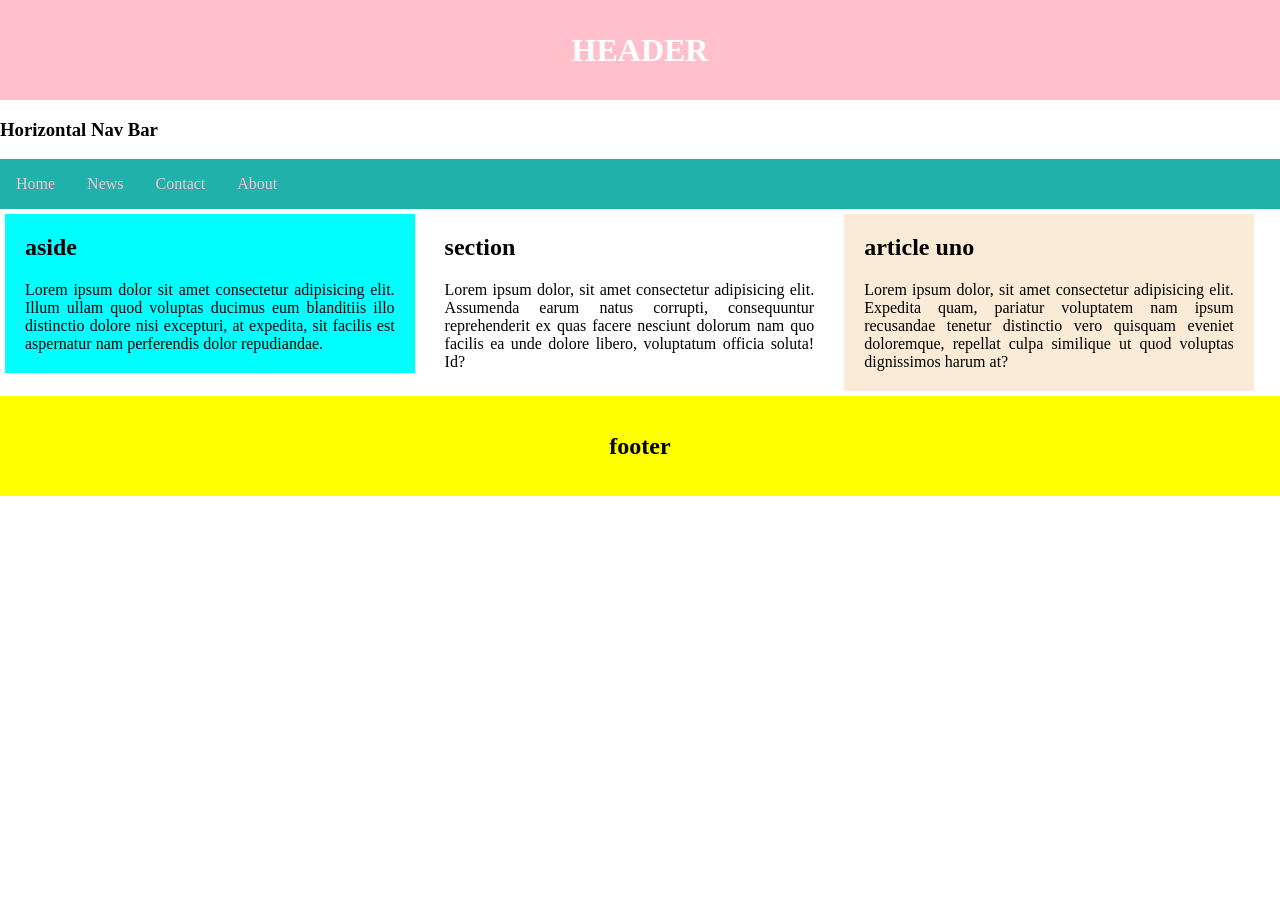
<file: task7.html>
<!DOCTYPE html>
<html lang="en">
<head>
    <meta charset="UTF-8">
    <meta name="viewport" content="width=device-width, initial-scale=1.0">
    <title>Midterm Lab Task 7</title>
    <style>
    
    #navbar ul {
    list-style-type: none;
    margin: 0;
    padding: 0;
    overflow: hidden;
    background-color: lightseagreen;
}

#navbar li {
    float: left;
}

#navbar a {
    display: block;
    color: pink;
    text-align: center;
    padding: 16px;
    text-decoration: none;
}

#navbar li a:hover {
    background-color: beige;
}

#navbar2 ul {
    list-style-type: none;
    margin: 0;
    padding: 0;
    width: 200px;
    display: flex;
    flex-direction: column;
}
    
        *
        {
            box-sizing: border-box;
        }
        body
        {
            margin: 0px;
        }
        
        header
        {
            background-color: pink;
            width: 100%;
            height: 100px;
            color: white;
            align-items: center;
            justify-content: center;
            display: flex;
        }
    nav
        {
        background-color:blue;
        width: 100%;
        height: 50px;
        }
        main
        {
        background-color: pink;
        height: auto;
        
        }
        aside
        {
        background-color: aqua;
        width: 32%;
        margin: 5px;
        float: left;
        }
        section
        {
        background-color: white;
        float: left  ;
        width: 32%;
        margin: 5px;
        }
        article
        {
        background-color: antiquewhite;
        float: left  ;
        width: 32%;
        margin: 5px;
        }
        footer
        {
        background-color: rgb(255, 255, 0);
        height: 100px;
        clear: both;
        text-align: center;
        align-items: center;
        justify-content: center;
        display: flex;
        }

        p
        {
        text-align: justify;
        margin: 20px;
        }
        h2
        {
            margin: 20px;
        }
        @media screen and (max-width:800px)
        {
        aside, section, article
        {
        width: 100%;
        }
        }
    </style>
</head>
<body>
<header><h1>HEADER</h1></header>
 <h3>Horizontal Nav Bar</h3>
  <nav id="navbar">
  <nav>
  <ul>
  <li><a href="#home">Home</a></li>
  <li><a href="#news">News</a></li>
  <li><a href="#contact">Contact</a></li>
  <li><a href="#about">About</a></li>
  </ul>
  </nav>
 <main>
    <aside>
        <h2>aside</h2>
        <p>Lorem ipsum dolor sit amet consectetur adipisicing elit. Illum ullam quod voluptas ducimus eum blanditiis illo distinctio dolore nisi excepturi, at expedita, sit facilis est aspernatur nam perferendis dolor repudiandae.
    </p>
    </aside>
    <section>
        <H2>section</H2>
        <p>Lorem ipsum dolor, sit amet consectetur adipisicing elit. Assumenda earum natus corrupti, consequuntur reprehenderit ex quas facere nesciunt dolorum nam quo facilis ea unde dolore libero, voluptatum officia soluta! Id?</p>
    </section>
    <article>
        <h2>article uno</h2>
        <p>Lorem ipsum dolor, sit amet consectetur adipisicing elit. Expedita quam, pariatur voluptatem nam ipsum recusandae tenetur distinctio vero quisquam eveniet doloremque, repellat culpa similique ut quod voluptas dignissimos harum at?</p>
    </article>
 </main>
    <footer>
        <h2>footer</h2>
    </footer>
</body>
</html>
</file>
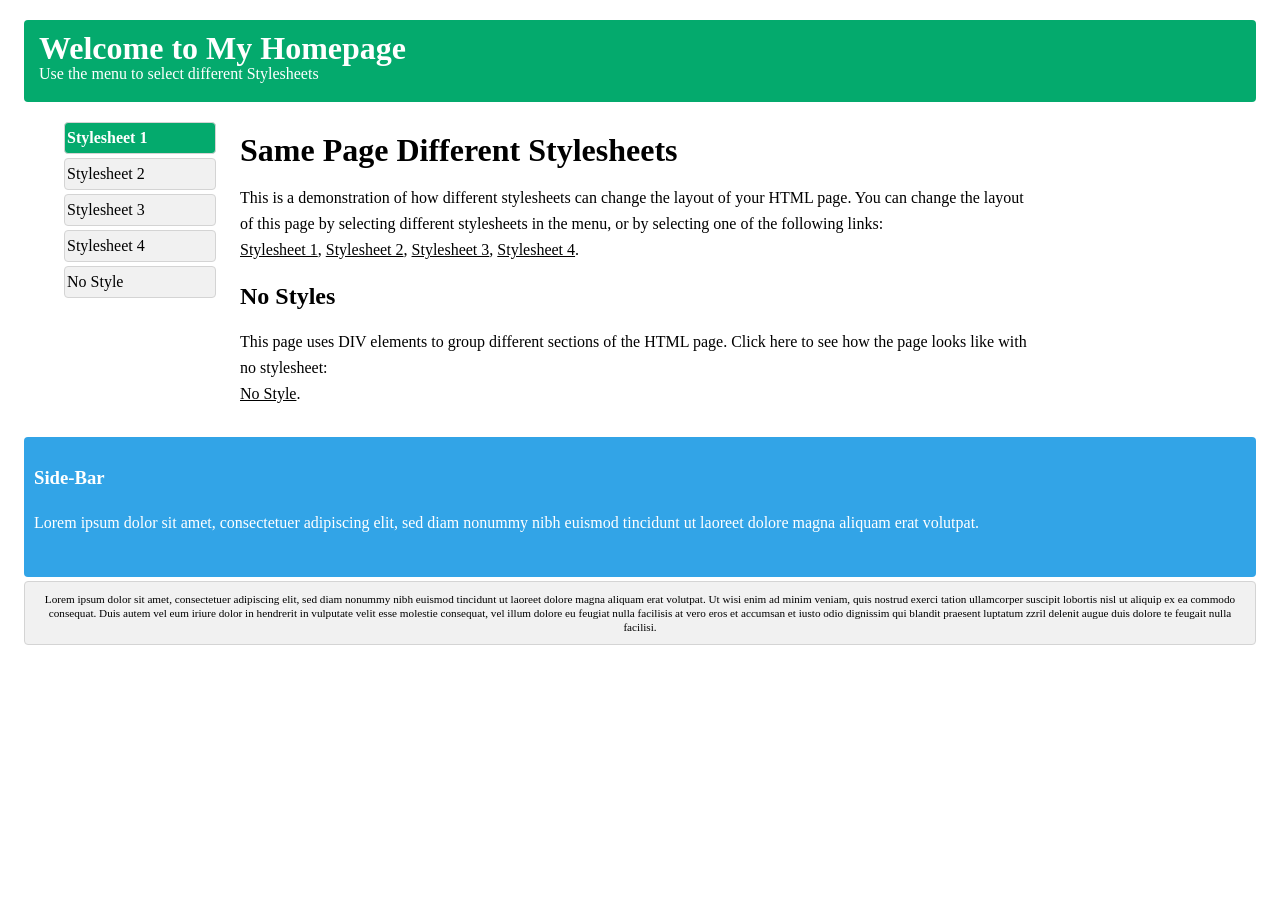
<file: task8.html>
<!DOCTYPE html>
<html lang="en">
<head>
    <meta charset="UTF-8">
    <meta name="viewport" content="width=device-width, initial-scale=1.0">
    <title>Midterm Lab Task 8</title>
    <link rel="stylesheet" href="Stylesheet 1.css">
    <script src="switchCSS.js"></script>
<style>
    li a {
        text-decoration: none;
        color: inherit;
    }
</style>
</head>
<body>
        <div class="container wrapper">
            <div id="top">
                <h1>Welcome to My Homepage</h1>
                <p>Use the menu to select different Stylesheets</p>
            </div>
            <div class="wrapper">
                <div id="menubar">
                    <ul class="menulist">
                        <li class="menuitem"><a href="#" onclick="toggleTheme('Stylesheet 1.css')">Stylesheet 1</a></li>
                        <li class="menuitem"><a href="#" onclick="toggleTheme('Stylesheet 2.css')">Stylesheet 2</a></li>
                        <li class="menuitem"><a href="#" onclick="toggleTheme('Stylesheet 3.css')">Stylesheet 3</a></li>
                        <li class="menuitem"><a href="#" onclick="toggleTheme('Stylesheet 4.css')">Stylesheet 4</a></li>
                        <li class="menuitem"><a href="#" onclick="toggleTheme('')">No Style</a></li>
                    </ul>
                 </div>
                 <div id="main">
                   <h1>Same Page Different Stylesheets</h1>
                   <p>This is a demonstration of how different stylesheets can change the layout of your HTML page. You 
                    can change the layout of this page by selecting different stylesheets in the menu, or by selecting 
                    one of the following links:<br>
                   <a href="#" onclick="toggleTheme('Stylesheet 1.css')">Stylesheet 1</a>,
                   <a href="#" onclick="toggleTheme('Stylesheet 2.css')">Stylesheet 2</a>,
                   <a href="#" onclick="toggleTheme('Stylesheet 3.css')">Stylesheet 3</a>,
                   <a href="#" onclick="toggleTheme('Stylesheet 4.css')">Stylesheet 4</a>.
                   </p>
                    <h2>No Styles</h2>
                   <p>This page uses DIV elements to group different sections of the HTML page. Click here to see how the
                    page looks like with no stylesheet:<br><a href="#" onclick="toggleTheme('')">No Style</a>.</p>
                </div>
                 <div id="sidebar">
                   <h3>Side-Bar</h3>
                   <p>Lorem ipsum dolor sit amet, consectetuer adipiscing elit, sed diam nonummy nibh euismod tincidunt 
                    ut laoreet dolore magna aliquam erat volutpat.</p>
                 </div>
               </div>
               <div id="bottom">  Lorem ipsum dolor sit amet, consectetuer adipiscing elit, sed diam nonummy nibh euismod 
                tincidunt ut laoreet dolore magna aliquam erat volutpat. Ut wisi enim ad minim veniam, quis nostrud exerci 
                tation ullamcorper suscipit lobortis nisl ut aliquip ex ea commodo consequat. Duis autem vel eum iriure dolor 
                in hendrerit in vulputate velit esse molestie consequat, vel illum dolore eu feugiat nulla facilisis at vero 
                eros et accumsan et iusto odio dignissim qui blandit praesent luptatum zzril delenit augue duis dolore te 
                feugait nulla facilisi.</div>
        </div>
    
</body>
</html>
</file>
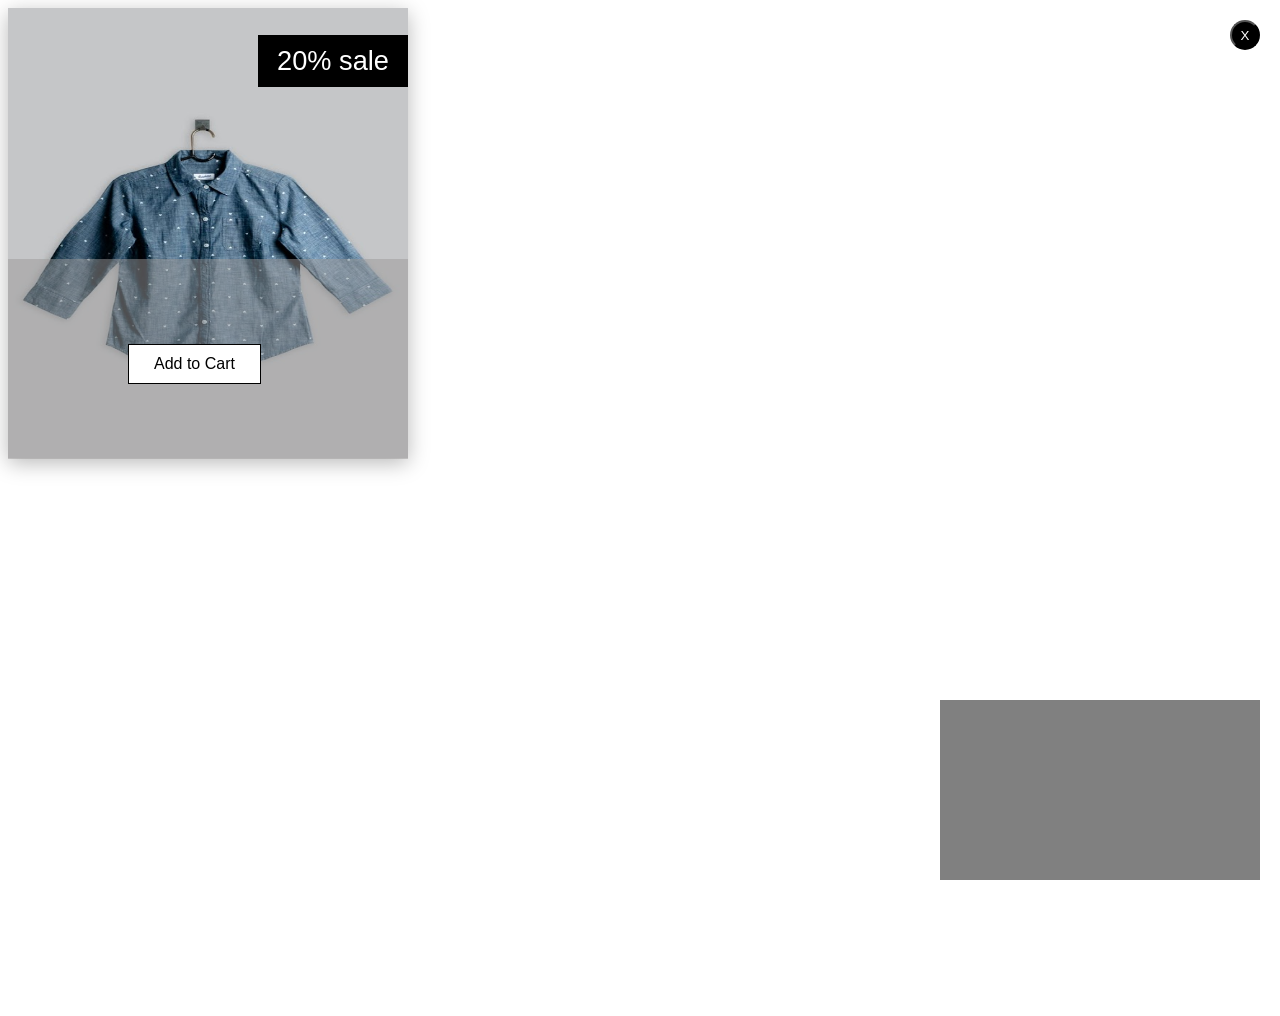
<file: task9.html>
<!DOCTYPE html>
<html lang="en">
<head>
    <meta charset="UTF-8">
    <meta http-equiv="X-UA-Compatible" content="IE=edge">
    <meta name="viewport" content="width=device-width, initial-scale=1.0"> 
    <title>Final LAB-TASK 1 </title>
  

<style>

    body {
        height: 1000px;
    }

    .btn1 {
        position: absolute;
        top: 20px;
        right: 20px;
        width: 30px;
        height: 30px;
        background-color: black;
        color: white;
        border-radius: 50%;
        cursor: pointer;
    }
    .cart:hover {
    border: 1px solid rgba(10, 10, 10, 0.5);
    transition: 0.5s;
    }

    .btn1:active {
        border: 1px solid rgb(86, 54, 184);
        
    }

    .fixed {
        width: 320px;
        height: 180px;
        position: fixed;
        right: 20px;
        bottom: 20px;
        background-color: gray;
    }

    .clothing-line {
        position: relative;
        display: inline-block;
    }

    img {
        position: absolute;
        width: 400px;
        height: 450px;
        box-shadow: 0 5px 20px rgba(0, 0, 0, 0.28);
       
    }

    #sale {
        position: relative;
        background-color: black;
        color: white;
        width:130px;
        height: auto;
        left: 250px;
        padding: 10px;
        text-align: center;
        font-family: Arial, Helvetica, sans-serif;
        font-size: 1.7em;
    }

    .opacity {
        position: inherit;
        width: 400px;
        height: 200px;
        top: 145px;
        background-color: rgb(156, 154, 154);
        opacity: 0.5;
    }

    .cart {
        position: relative;
        border: 1px solid rgb(0, 0, 0);
        padding: 10px 25px;
        background-color: white;
        left: 30%;
        top: 30px;
        bottom: 40%;
        font-family: Arial, Helvetica, sans-serif;
        font-size: 1em;
        cursor: pointer;
    }
    .cart:hover {
            border: 1px solid rgba(255, 255, 255, 0.5);
            transition: 0.5s;
    }
    .cart:active {
        border: 1px solid rgb(0, 0, 0);
    }

</style>

</head>
<body>
    
    <div>
        <button class="btn1">X</button>
            <i class="ri-close-line"></i>
        </button>
    </div>
    
    <div class="fixed"></div>

    <div class="clothing-line">
        <img src="polo.jpg" alt=" picture">
        <p id="sale">20% sale</p>

        <div class="opacity"></div>
        <button class="cart">Add to Cart</button>
    </div>

</body>
</html>
</file>
<file: Stylesheet 1.css>
body{
    font:100% Lucida Sans, Verdana;
    margin: 20px;
    line-height: 26px;
}

.container{
    width: auto ;
}

.wrapper {
    position: relative;
}

#top, #sidebar, #bottom, .menuitem {
    border-radius: 4px;
    margin: 4px;
}

#top{
    background-color: #04AA6D;
    color: #ffffff;
    padding: 15px;
}

#menubar {
    width: 200px;
    float: left;
}

#main {
    padding: 10px;
    margin: 0 210px;
}

#sidebar{
    background-color: #32a4e7;
    color: #ffffff;
    padding: 10px;
    width: auto;
    height: 120px;
    bottom: 0;
}

#bottom{
    border: 1px solid #d4d4d4;
    background-color: #f1f1f1;
    padding: 10px;
    font-size: 70%;
    text-align: center;
    line-height: 14px;
}

#top h1, #top p, #menulist {
    margin: 0;
    padding: 0;
}

.menuitem{
    border: 1px solid #d4d4d4;
    background-color: #f1f1f1;
    list-style-type: none;
    padding: 2px;
    cursor: pointer;
}

.menuitem:hover {
    background-color: #ffffff;
}

.menuitem:first-child{
    background-color: #04AA6D;
    font-weight: bold;
    color: white;
}

a{
    color: #000000;
    text-decoration: underline;
}

a:hover{
    text-decoration: none;
}
</file>
